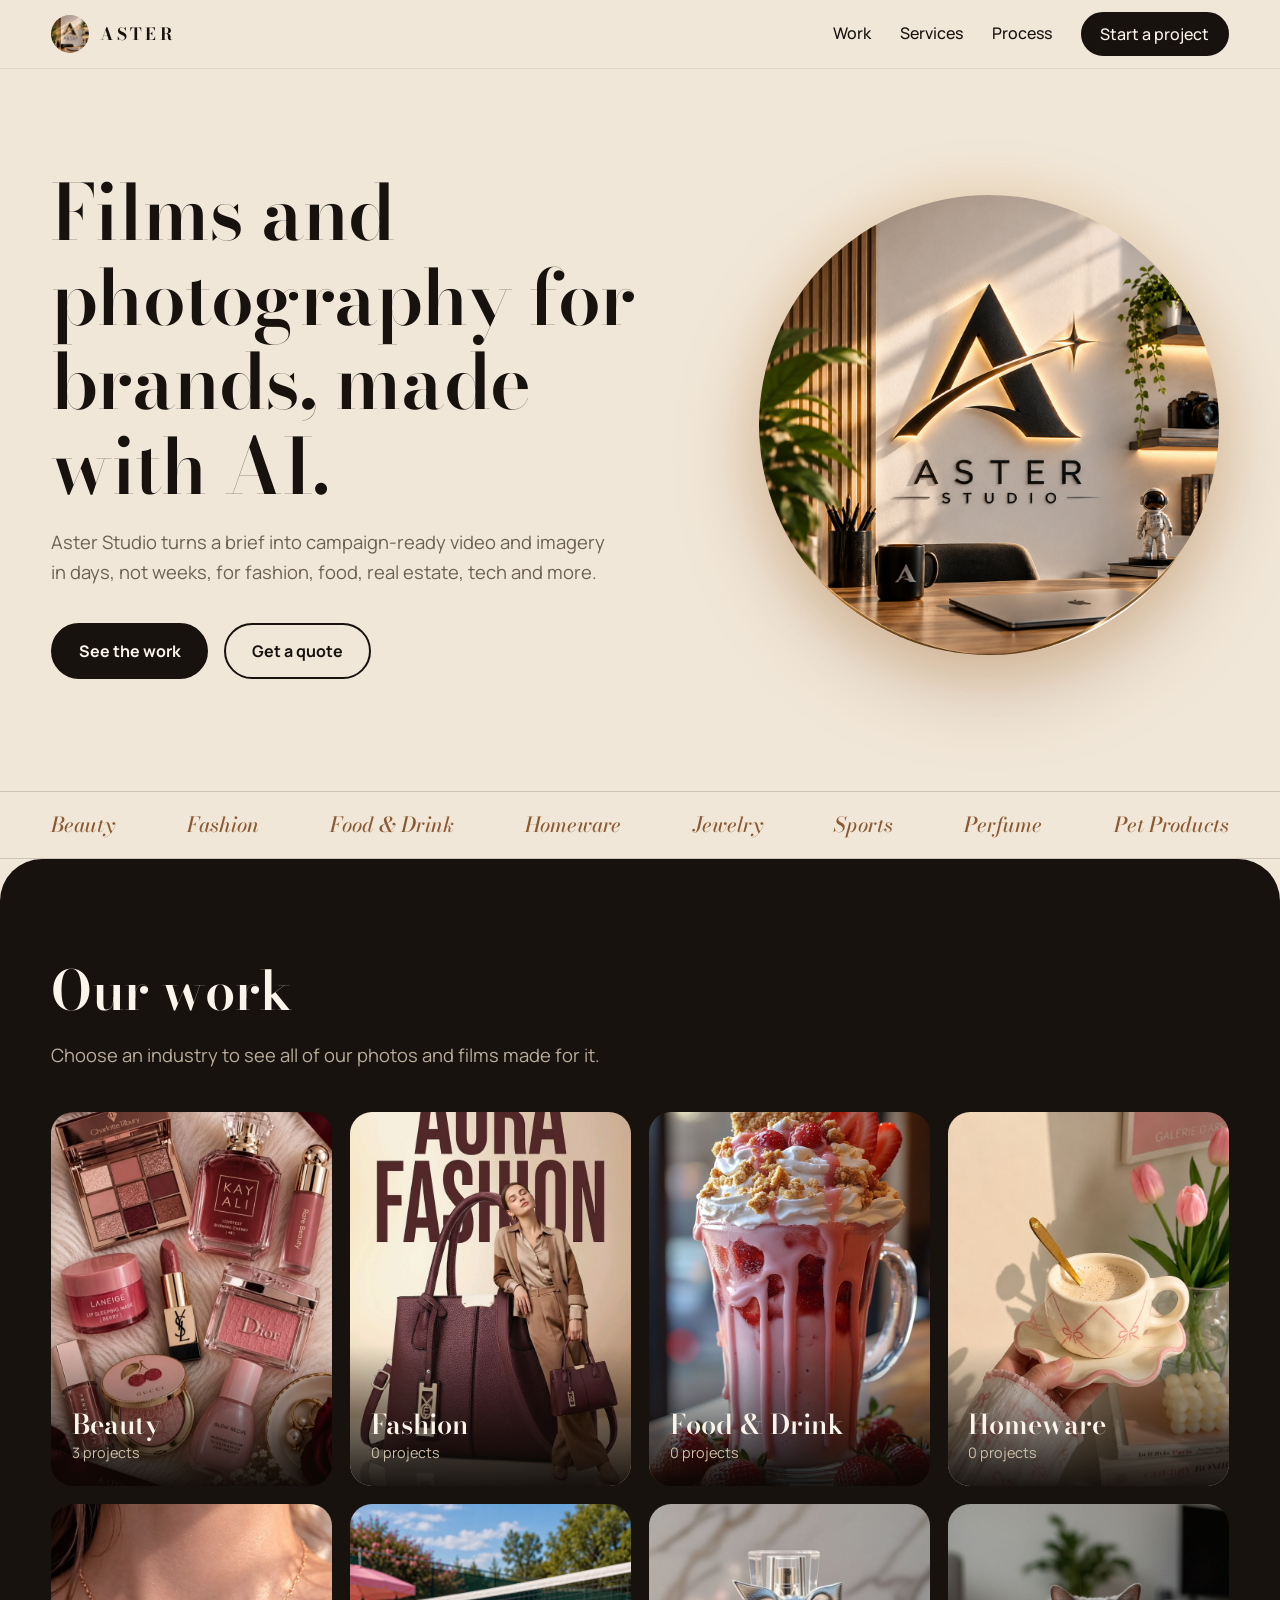
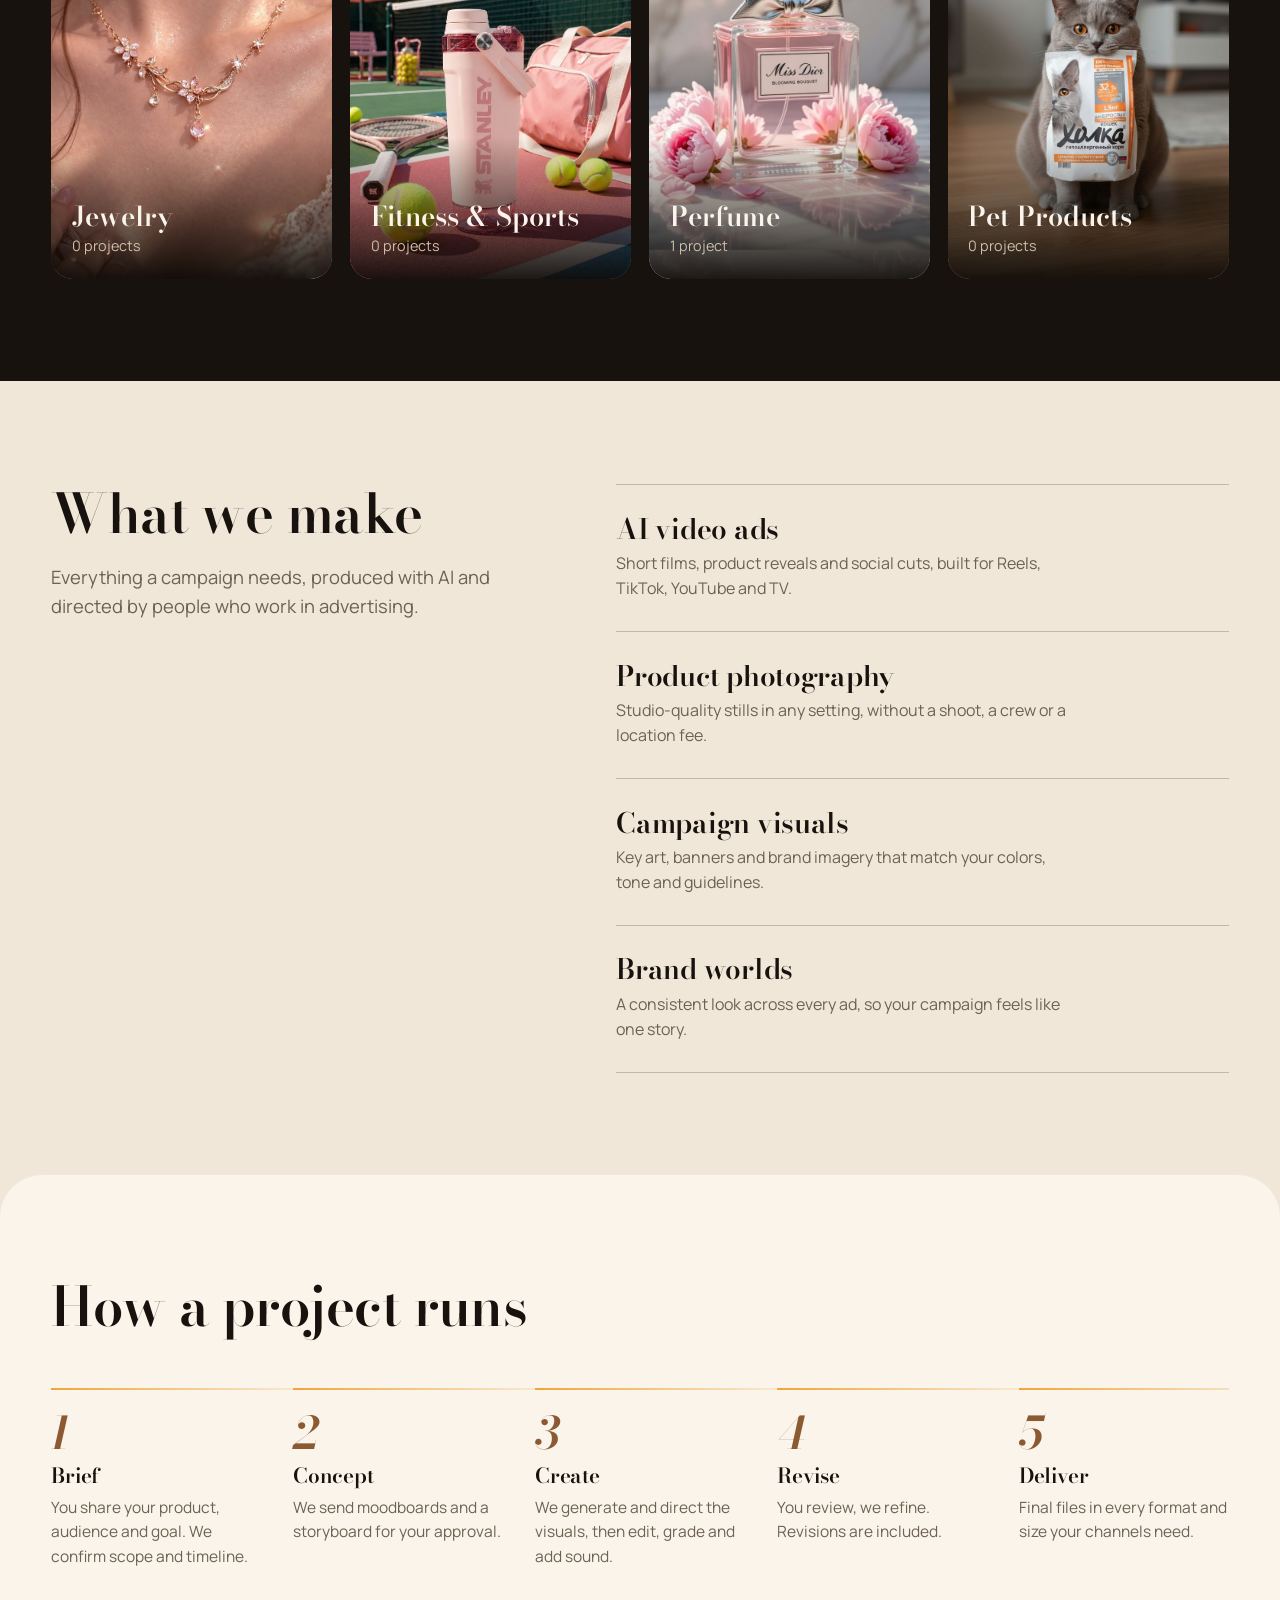
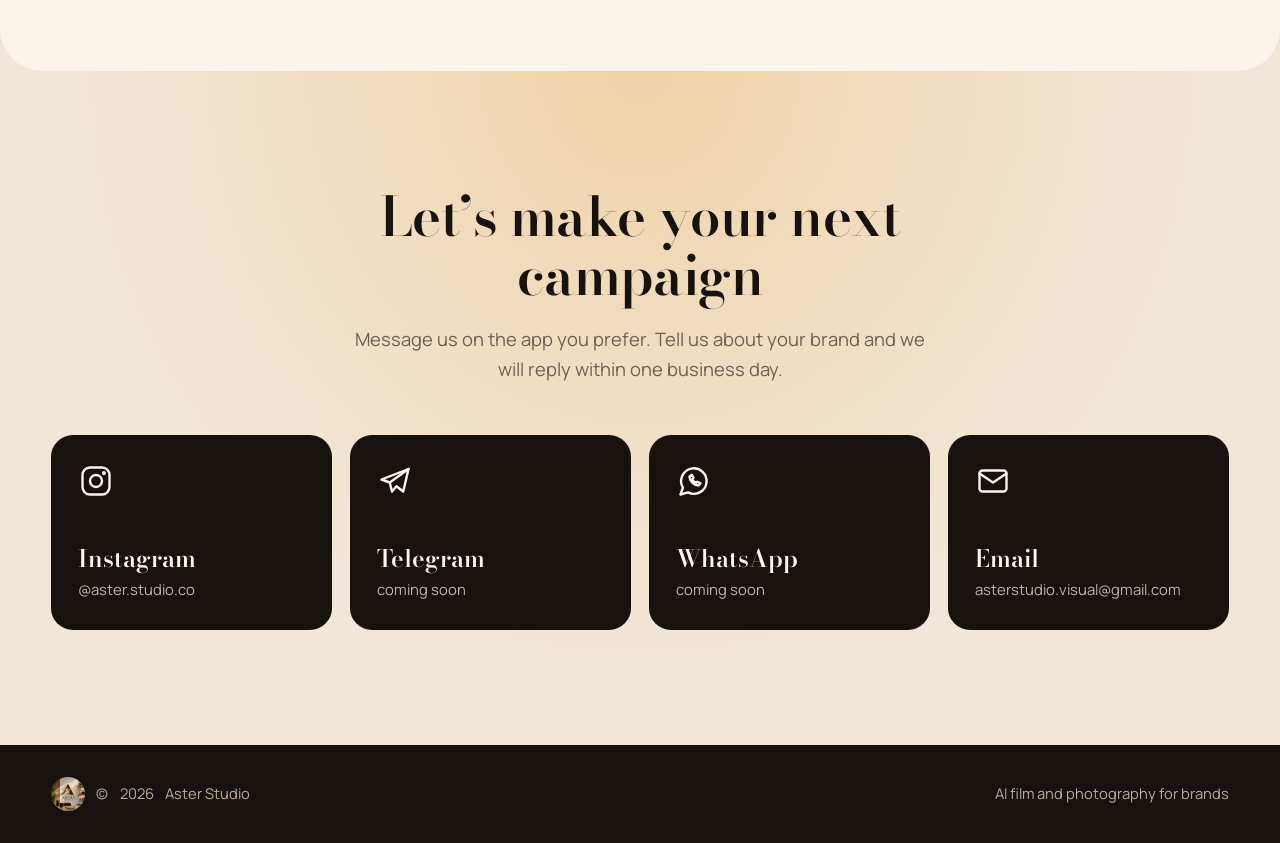
<file: index.html>
<!DOCTYPE html>
<html lang="en">
<head>
<meta charset="utf-8">
<meta name="viewport" content="width=device-width, initial-scale=1">
<title>Aster Studio — AI film and photography for brands</title>
<meta name="description" content="Aster Studio creates campaign-ready AI video and photography for brands.">
<link rel="icon" href="assets/logo.png">
<link rel="preconnect" href="https://fonts.googleapis.com">
<link rel="preconnect" href="https://fonts.gstatic.com" crossorigin>
<link href="https://fonts.googleapis.com/css2?family=Bodoni+Moda:wght@500;600;700&family=Manrope:wght@400;500;700;800&display=swap" rel="stylesheet">
<link rel="stylesheet" href="style.css">
</head>
<body>

<nav><div class="wrap">
  <a class="brand" href="#top"><img src="assets/logo.png" alt="">ASTER</a>
  <div class="links"><a href="#work">Work</a><a href="#services">Services</a><a href="#process">Process</a><a class="btn solid" href="#contact">Start a project</a></div>
</div></nav>

<header class="hero" id="top"><div class="wrap">
  <div>
    <h1>Films and photography for brands, made with AI.</h1>
    <p class="lead">Aster Studio turns a brief into campaign-ready video and imagery in days, not weeks, for fashion, food, real estate, tech and more.</p>
    <div class="cta"><a class="btn solid" href="#work">See the work</a><a class="btn ghost" href="#contact">Get a quote</a></div>
  </div>
  <div class="emblem">
    <img src="assets/logo.png" alt="Aster Studio logo on a studio wall, with a desk and laptop">
    <!-- <svg class="arc" viewBox="0 0 760 200" aria-hidden="true"><path pathLength="1" d="M0 190 C220 190 520 120 712 42"/><path class="star" d="M720 6 L728 34 L756 42 L728 50 L720 78 L712 50 L684 42 L712 34Z" style="animation-name:pop"/></svg> -->
  </div>
</div></header>

<div class="band"><div class="wrap"><span>Beauty</span><span>Fashion</span><span>Food &amp; Drink</span><span>Homeware</span><span>Jewelry</span><span>Sports</span><span>Perfume</span><span>Pet Products</span></div></div>

<main>
<section class="work" id="work"><div class="wrap">
  <h2>Our work</h2>
  <p class="lead">Choose an industry to see all of our photos and films made for it.</p>
  <div class="cats" id="cats" style="margin-top:2.6rem"></div>
</div></section>

<section class="services" id="services"><div class="wrap">
  <div class="intro"><h2>What we make</h2><p class="lead">Everything a campaign needs, produced with AI and directed by people who work in advertising.</p></div>
  <div class="svc">
    <div><h3>AI video ads</h3><p>Short films, product reveals and social cuts, built for Reels, TikTok, YouTube and TV.</p></div>
    <div><h3>Product photography</h3><p>Studio-quality stills in any setting, without a shoot, a crew or a location fee.</p></div>
    <div><h3>Campaign visuals</h3><p>Key art, banners and brand imagery that match your colors, tone and guidelines.</p></div>
    <div><h3>Brand worlds</h3><p>A consistent look across every ad, so your campaign feels like one story.</p></div>
  </div>
</div></section>

<section class="process" id="process"><div class="wrap">
  <h2>How a project runs</h2>
  <ol class="steps">
    <li><h3>Brief</h3><p>You share your product, audience and goal. We confirm scope and timeline.</p></li>
    <li><h3>Concept</h3><p>We send moodboards and a storyboard for your approval.</p></li>
    <li><h3>Create</h3><p>We generate and direct the visuals, then edit, grade and add sound.</p></li>
    <li><h3>Revise</h3><p>You review, we refine. Revisions are included.</p></li>
    <li><h3>Deliver</h3><p>Final files in every format and size your channels need.</p></li>
  </ol>
</div></section>

<section class="contact" id="contact"><div class="wrap">
  <h2>Let’s make your next campaign</h2>
  <p class="lead">Message us on the app you prefer. Tell us about your brand and we will reply within one business day.</p>
  <div class="chan">
    <a href="https://instagram.com/asters.tudio.co" target="_blank" rel="noopener"><svg viewBox="0 0 24 24"><rect x="3" y="3" width="18" height="18" rx="5"/><circle cx="12" cy="12" r="4"/><circle cx="17.3" cy="6.7" r=".6"/></svg><div><strong>Instagram</strong><span>@aster.studio.co</span></div></a>
    <a href="https://t.me/" target="_blank" rel="noopener"><svg viewBox="0 0 24 24"><path d="M21 4 3 11l5.5 2L10 19l3-3.5 4.5 3.5L21 4Z"/><path d="M8.5 13 21 4"/></svg><div><strong>Telegram</strong><span>coming soon</span></div></a>
    <a href="https://wa.me/" target="_blank" rel="noopener"><svg viewBox="0 0 24 24"><path d="M3 21l1.6-4.6A8.5 8.5 0 1 1 8 19.6L3 21Z"/><path d="M9 9c0 3 3 6 6 6l1.3-1.5-2-1-1 .7c-1-.4-2-1.4-2.4-2.4l.7-1-1-2L9 9Z"/></svg><div><strong>WhatsApp</strong><span>coming soon</span></div></a>
    <a href="mailto:asterstudio.visual@gmail.com"><svg viewBox="0 0 24 24"><rect x="3" y="5" width="18" height="14" rx="2"/><path d="m3 7 9 6 9-6"/></svg><div><strong>Email</strong><span>asterstudio.visual@gmail.com</span></div></a>
  </div>
</div></section>
</main>

<footer><div class="wrap">
  <span style="display:flex;gap:.7rem;align-items:center"><img src="assets/logo.png" alt="">© <span id="yr"></span> Aster Studio</span>
  <span>AI film and photography for brands</span>
</div></footer>

<script src="works.js"></script>
<script src="common.js"></script>
<script>
CATEGORIES.forEach((c,i)=>{
  const n=WORK.filter(w=>w.category===c.slug).length;
  const a=document.createElement("a");a.className="cat";a.href="category.html?c="+c.slug;
  a.append(media({title:c.name,brand:"",type:/\.(mp4|webm|mov)$/i.test(c.cover||"")?"video":"image",src:c.cover||"",autoplay:true},i+2));
  const cap=document.createElement("div");cap.className="cap";
  cap.innerHTML="<strong></strong><span></span>";
  cap.querySelector("strong").textContent=c.name;
  cap.querySelector("span").textContent=n+(n===1?" project":" projects");
  a.append(cap);$("#cats").append(a);
});
</script>
</body>
</html>
</file>
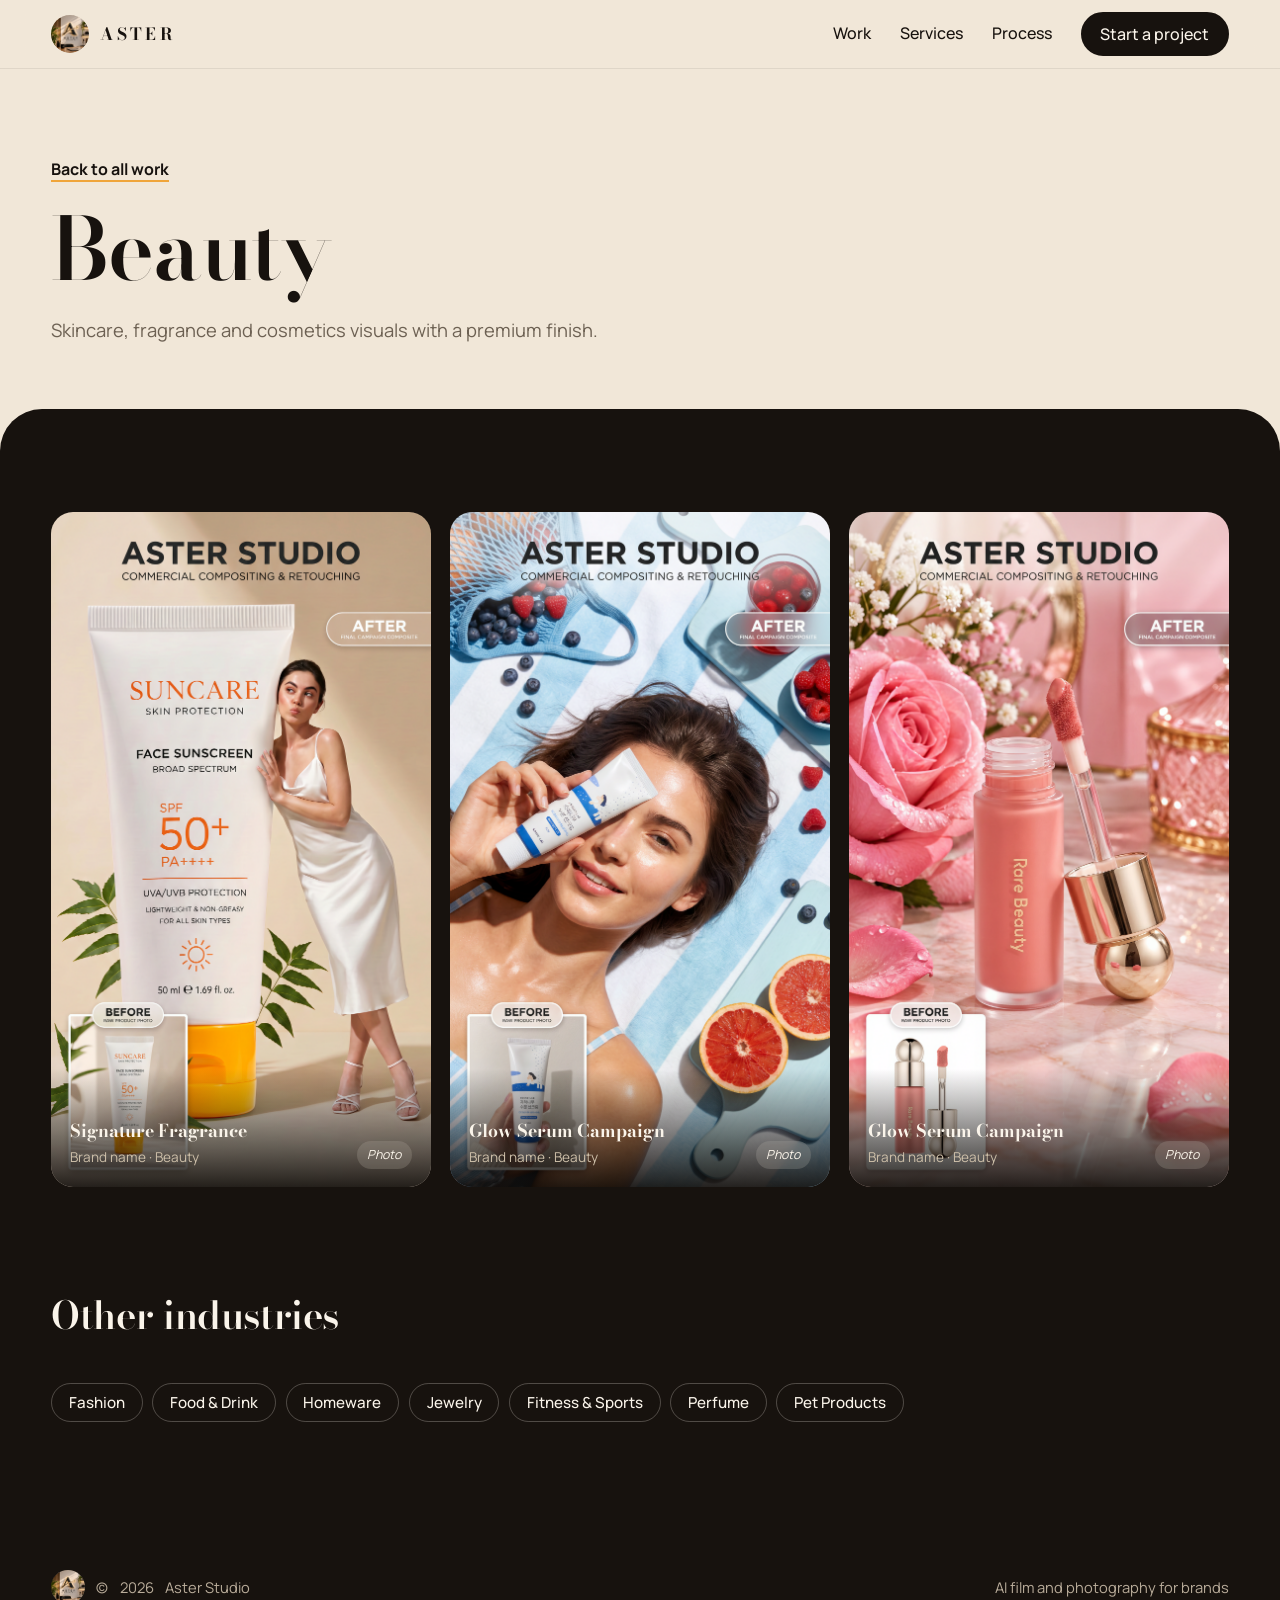
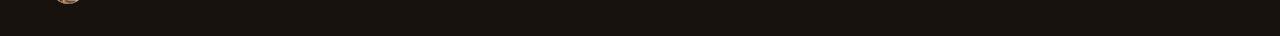
<file: category.html>
<!DOCTYPE html>
<html lang="en">
<head>
<meta charset="utf-8">
<meta name="viewport" content="width=device-width, initial-scale=1">
<title>Work — Aster Studio</title>
<link rel="icon" href="assets/logo.png">
<link rel="preconnect" href="https://fonts.googleapis.com">
<link rel="preconnect" href="https://fonts.gstatic.com" crossorigin>
<link href="https://fonts.googleapis.com/css2?family=Bodoni+Moda:wght@500;600;700&family=Manrope:wght@400;500;700;800&display=swap" rel="stylesheet">
<link rel="stylesheet" href="style.css">
</head>
<body>
<nav><div class="wrap">
  <a class="brand" href="index.html#top"><img src="assets/logo.png" alt="">ASTER</a>
  <div class="links"><a href="index.html#work">Work</a><a href="index.html#services">Services</a><a href="index.html#process">Process</a><a class="btn solid" href="index.html#contact">Start a project</a></div>
</div></nav>
<header class="phead"><div class="wrap">
  <a class="back" href="index.html#work">Back to all work</a>
  <h1 id="cname"></h1>
  <p class="lead" id="cblurb"></p>
</div></header>
<main><section class="work page"><div class="wrap">
  <div class="grid" id="grid"></div>
  <p class="none" id="none" hidden>Projects for this industry are coming soon.</p>
  <h3 class="sub">Other industries</h3>
  <div class="filters" id="others"></div>
</div></section></main>
<footer><div class="wrap">
  <span style="display:flex;gap:.7rem;align-items:center"><img src="assets/logo.png" alt="">© <span id="yr"></span> Aster Studio</span>
  <span>AI film and photography for brands</span>
</div></footer>
<script src="works.js"></script>
<script src="common.js"></script>
<script>
const slug=new URLSearchParams(location.search).get("c");
const cat=CATEGORIES.find(c=>c.slug===slug)||CATEGORIES[0];
document.title=cat.name+" — Aster Studio";
$("#cname").textContent=cat.name;$("#cblurb").textContent=cat.blurb||"";
const items=WORK.filter(w=>w.category===cat.slug);
items.forEach(w=>$("#grid").append(card(w)));
$("#none").hidden=items.length>0;
CATEGORIES.filter(c=>c!==cat).forEach(c=>{
  const a=document.createElement("a");a.className="chip";a.href="category.html?c="+c.slug;a.textContent=c.name;$("#others").append(a);
});
</script>
</body>
</html>
</file>
<file: style.css>
:root{--wall:#F1E7D8;--paper:#FAF4EA;--ink:#17120E;--amber:#F0A53A;--walnut:#8B5A33;--sage:#56734A;--muted:#6d6153;
--display:'Bodoni Moda','Didot',Georgia,serif;--body:'Manrope','Segoe UI',sans-serif;--r:22px}
*{box-sizing:border-box;margin:0;padding:0}
html{scroll-behavior:smooth;scroll-padding-top:80px;overflow-x:clip}
body{font-family:var(--body);background:var(--wall);color:var(--ink);line-height:1.6;-webkit-font-smoothing:antialiased}
img,video{display:block;max-width:100%}
a{color:inherit}
:focus-visible{outline:3px solid var(--amber);outline-offset:3px}
.wrap{width:min(1180px,92%);margin-inline:auto}
h1,h2,h3{font-family:var(--display);line-height:1.1;letter-spacing:-.01em;font-weight:600}
h2{font-size:clamp(2rem,4.6vw,3.4rem);max-width:16ch}
.lead{font-size:1.15rem;color:var(--muted);max-width:52ch;margin-top:1.2rem}
.btn{display:inline-block;padding:.95rem 1.6rem;border-radius:99px;font-weight:700;text-decoration:none;border:2px solid var(--ink);cursor:pointer;font:700 1rem var(--body);transition:transform .2s,background .2s,color .2s}
.btn.solid{background:var(--ink);color:var(--paper)}
.btn.solid:hover{background:var(--amber);color:var(--ink);border-color:var(--amber);transform:translateY(-2px)}
.btn.ghost:hover{background:var(--ink);color:var(--paper)}

/* nav */
nav{position:sticky;top:0;z-index:50;background:rgba(241,231,216,.86);backdrop-filter:blur(12px);border-bottom:1px solid rgba(23,18,14,.08)}
nav .wrap{display:flex;align-items:center;justify-content:space-between;height:68px}
.brand{display:flex;align-items:center;gap:.7rem;text-decoration:none;font:700 1.05rem var(--display);letter-spacing:.2em}
.brand img{width:38px;height:38px;border-radius:50%}
.links{display:flex;gap:1.8rem;align-items:center}
.links a{text-decoration:none;font-weight:500}
.links a:not(.btn):hover{color:var(--walnut)}
.links .btn{padding:.55rem 1.1rem}
@media(max-width:720px){.links a:not(.btn){display:none}}

/* hero */
.hero{position:relative;overflow:hidden;padding:clamp(3rem,8vw,6.5rem) 0 clamp(4rem,9vw,7rem)}
.hero .wrap{display:grid;grid-template-columns:1.15fr .85fr;gap:3rem;align-items:center}
.hero h1{font-size:clamp(2.5rem,6vw,5rem);font-weight:600}
.hero .cta{display:flex;gap:1rem;flex-wrap:wrap;margin-top:2.2rem}
.emblem{position:relative;aspect-ratio:1;width:min(100%,460px);justify-self:center}
.emblem::before{content:"";position:absolute;inset:-18%;background:radial-gradient(circle,rgba(240,165,58,.55),rgba(240,165,58,0) 62%);animation:breathe 5s ease-in-out infinite}
.emblem img{position:relative;width:100%;height:100%;border-radius:50%;box-shadow:0 30px 80px rgba(139,90,51,.35)}
.arc{position:absolute;left:-18%;top:6%;width:136%;height:auto;pointer-events:none;overflow:visible}
.arc path{fill:none;stroke:var(--amber);stroke-width:3;stroke-linecap:round;stroke-dasharray:1;stroke-dashoffset:1;animation:draw 2.2s .5s cubic-bezier(.6,0,.2,1) forwards}
.arc .star{fill:var(--amber);stroke:none;stroke-dasharray:none;opacity:0;transform-origin:720px 40px;animation:pop .8s 2.5s ease-out forwards}
@keyframes draw{to{stroke-dashoffset:0}}
@keyframes pop{from{opacity:0;transform:scale(.2) rotate(-40deg)}to{opacity:1;transform:scale(1) rotate(0)}}
@keyframes breathe{50%{transform:scale(1.07);opacity:.8}}
@media(max-width:860px){.hero .wrap{grid-template-columns:1fr}.emblem{width:min(80%,360px)}}

/* work */
.work{background:var(--ink);color:var(--paper);padding:clamp(4rem,8vw,6.5rem) 0;border-radius:42px 42px 0 0}
.work .lead{color:#b9ac9a}
.filters{display:flex;flex-wrap:wrap;gap:.6rem;margin:2.4rem 0 .9rem}
.chip{padding:.5rem 1.05rem;border-radius:99px;border:1.5px solid rgba(250,244,234,.25);background:none;color:var(--paper);font:500 .95rem var(--body);cursor:pointer;transition:all .2s}
.chip:hover{border-color:var(--amber)}
.chip[aria-pressed="true"]{background:var(--amber);border-color:var(--amber);color:var(--ink);font-weight:700}
.types{display:flex;gap:.6rem;margin-bottom:2.2rem}
.types .chip{border-style:dashed}
.grid{columns:3 300px;column-gap:1.2rem}
.card{break-inside:avoid;margin-bottom:1.2rem;position:relative;border-radius:var(--r);overflow:hidden;cursor:pointer;display:block;width:100%;border:0;background:#241c15;color:inherit;text-align:left;font:inherit}
.card .media{width:100%;aspect-ratio:var(--ar,4/5);object-fit:cover;display:grid;place-items:center;transition:transform .6s}
.card:hover .media{transform:scale(1.05)}
.ph{background:linear-gradient(150deg,var(--c1),var(--c2));font:700 5rem var(--display);color:rgba(250,244,234,.35)}
.card figcaption,.card .cap{position:absolute;inset:auto 0 0 0;padding:3rem 1.2rem 1.1rem;background:linear-gradient(transparent,rgba(10,7,4,.88));display:flex;justify-content:space-between;align-items:end;gap:1rem}
.cap strong{font:700 1.1rem var(--display);display:block}
.cap span{font-size:.85rem;color:#cdbfa9}
.badge{flex:none;font-size:.78rem;padding:.25rem .65rem;border-radius:99px;background:rgba(250,244,234,.14);backdrop-filter:blur(6px)}
.card[hidden]{display:none}.card{transition:box-shadow .3s}.card:hover{box-shadow:0 0 0 2px var(--amber),0 20px 50px rgba(240,165,58,.18)}
.empty{display:none;color:#b9ac9a;padding:2rem 0}
.empty.on{display:block}

/* lightbox */
dialog{border:0;background:transparent;max-width:min(1000px,94vw);width:100%;margin:auto;color:var(--paper)}
dialog::backdrop{background:rgba(10,7,4,.9);backdrop-filter:blur(6px)}
dialog .stage{border-radius:var(--r);overflow:hidden;background:#241c15}
dialog .stage>*{width:100%;max-height:76vh;object-fit:contain}
dialog .stage .ph{aspect-ratio:16/9;font-size:7rem}
dialog .meta{padding:1rem .3rem;display:flex;justify-content:space-between;gap:1rem;align-items:center}
dialog .x{position:absolute;right:.5rem;top:-3rem;background:var(--paper);color:var(--ink);border:0;width:42px;height:42px;border-radius:50%;font-size:1.3rem;cursor:pointer}

/* band */
.band{border-block:1px solid rgba(23,18,14,.16);padding:1.1rem 0;font:italic 500 1.3rem var(--display);color:var(--walnut)}
.band .wrap{display:flex;flex-wrap:wrap;justify-content:space-between;gap:.5rem 1.6rem}

/* services */
.services{padding:clamp(4rem,8vw,7rem) 0}
.services .wrap{display:grid;grid-template-columns:.9fr 1.1fr;gap:4rem;align-items:start}
.intro{position:sticky;top:110px}
.svc{border-top:1px solid rgba(23,18,14,.22)}
.svc div{padding:1.8rem 0;border-bottom:1px solid rgba(23,18,14,.22);transition:padding .3s,border-color .3s}
.svc div:hover{padding-left:1.1rem;border-bottom-color:var(--amber)}
.svc h3{font-size:1.75rem;margin-bottom:.4rem}
.svc p{color:var(--muted);max-width:46ch}
@media(max-width:820px){.services .wrap{grid-template-columns:1fr;gap:2rem}.intro{position:static}}

/* process */
.process{background:var(--paper);padding:clamp(4rem,8vw,7rem) 0;border-radius:42px}
.steps{list-style:none;margin-top:3.2rem;display:grid;grid-template-columns:repeat(auto-fit,minmax(190px,1fr));gap:2rem;counter-reset:s;overflow:hidden}
.steps li{counter-increment:s;position:relative;padding-top:1.4rem}
.steps li::after{content:"";position:absolute;top:0;left:0;right:-2rem;height:2px;background:linear-gradient(90deg,var(--amber),rgba(240,165,58,.15))}
.steps li::before{content:counter(s);font:italic 600 2.8rem var(--display);color:var(--walnut);display:block;line-height:1}
.steps h3{font-size:1.3rem;margin:.6rem 0 .4rem}
.steps p{color:var(--muted);font-size:.97rem}

/* contact */
.contact{padding:clamp(4.5rem,9vw,8rem) 0;text-align:center;background:radial-gradient(ellipse at 50% 0,rgba(240,165,58,.3),transparent 62%)}
.contact h2{max-width:18ch;margin-inline:auto}
.contact .lead{margin-inline:auto}
.chan{display:grid;grid-template-columns:repeat(auto-fit,minmax(230px,1fr));gap:1.1rem;margin-top:3.2rem;text-align:left}
.chan a{display:flex;flex-direction:column;gap:2.6rem;padding:1.7rem;border-radius:var(--r);background:var(--ink);color:var(--paper);text-decoration:none;transition:transform .25s,background .25s,color .25s}
.chan a:hover{background:var(--amber);color:var(--ink);transform:translateY(-5px)}
.chan svg{width:36px;height:36px;fill:none;stroke:currentColor;stroke-width:1.6;stroke-linecap:round;stroke-linejoin:round}
.chan strong{font:600 1.5rem var(--display);display:block}
.chan span{font-size:.93rem;opacity:.72}
footer{background:var(--ink);color:#b9ac9a;padding:2rem 0;font-size:.92rem}
footer .wrap{display:flex;justify-content:space-between;flex-wrap:wrap;gap:1rem;align-items:center}
footer img{width:34px;height:34px;border-radius:50%}
@media(prefers-reduced-motion:reduce){*{animation:none!important;transition:none!important}.arc path{stroke-dashoffset:0}.arc .star{opacity:1}html{scroll-behavior:auto}}

/* featured + categories */
.sub{font:600 clamp(1.7rem,3.4vw,2.4rem) var(--display);margin:5rem 0 .4rem}
.cats{display:grid;grid-template-columns:repeat(auto-fit,minmax(230px,1fr));gap:1.1rem;margin-top:1.8rem}
.cat{position:relative;border-radius:var(--r);overflow:hidden;aspect-ratio:3/4;display:block;text-decoration:none;color:var(--paper);background:#241c15;transition:box-shadow .3s}
.cat:hover{box-shadow:0 0 0 2px var(--amber),0 20px 50px rgba(240,165,58,.18)}
.cat .media{position:absolute;inset:0;width:100%;height:100%;aspect-ratio:auto;object-fit:cover;transition:transform .6s}
.cat:hover .media{transform:scale(1.06)}
.cat .cap{position:absolute;inset:auto 0 0 0;padding:4rem 1.3rem 1.3rem;background:linear-gradient(transparent,rgba(10,7,4,.92))}
.cat strong{font:600 1.7rem var(--display);display:block;line-height:1.15}
.cat span{font-size:.9rem;color:#cdbfa9}
a.chip{text-decoration:none;display:inline-block}
.phead{padding:clamp(3rem,7vw,5.5rem) 0 clamp(2.5rem,5vw,4rem)}
.phead h1{font-size:clamp(2.6rem,7vw,5.4rem);margin-top:1.2rem}
.back{font-weight:700;text-decoration:none;border-bottom:2px solid var(--amber)}
.work.page{border-radius:42px 42px 0 0;min-height:60vh}
.none{color:#b9ac9a;padding:2rem 0;font-size:1.1rem}

/* small screens */
.hero .wrap>*,.services .wrap>*{min-width:0}
h1,h2,h3,p{overflow-wrap:break-word}
@media(max-width:400px){
  .brand{gap:.5rem;letter-spacing:.14em}
  .brand img{width:32px;height:32px}
  .links .btn{padding:.5rem .9rem;font-size:.9rem}
}
</file>
